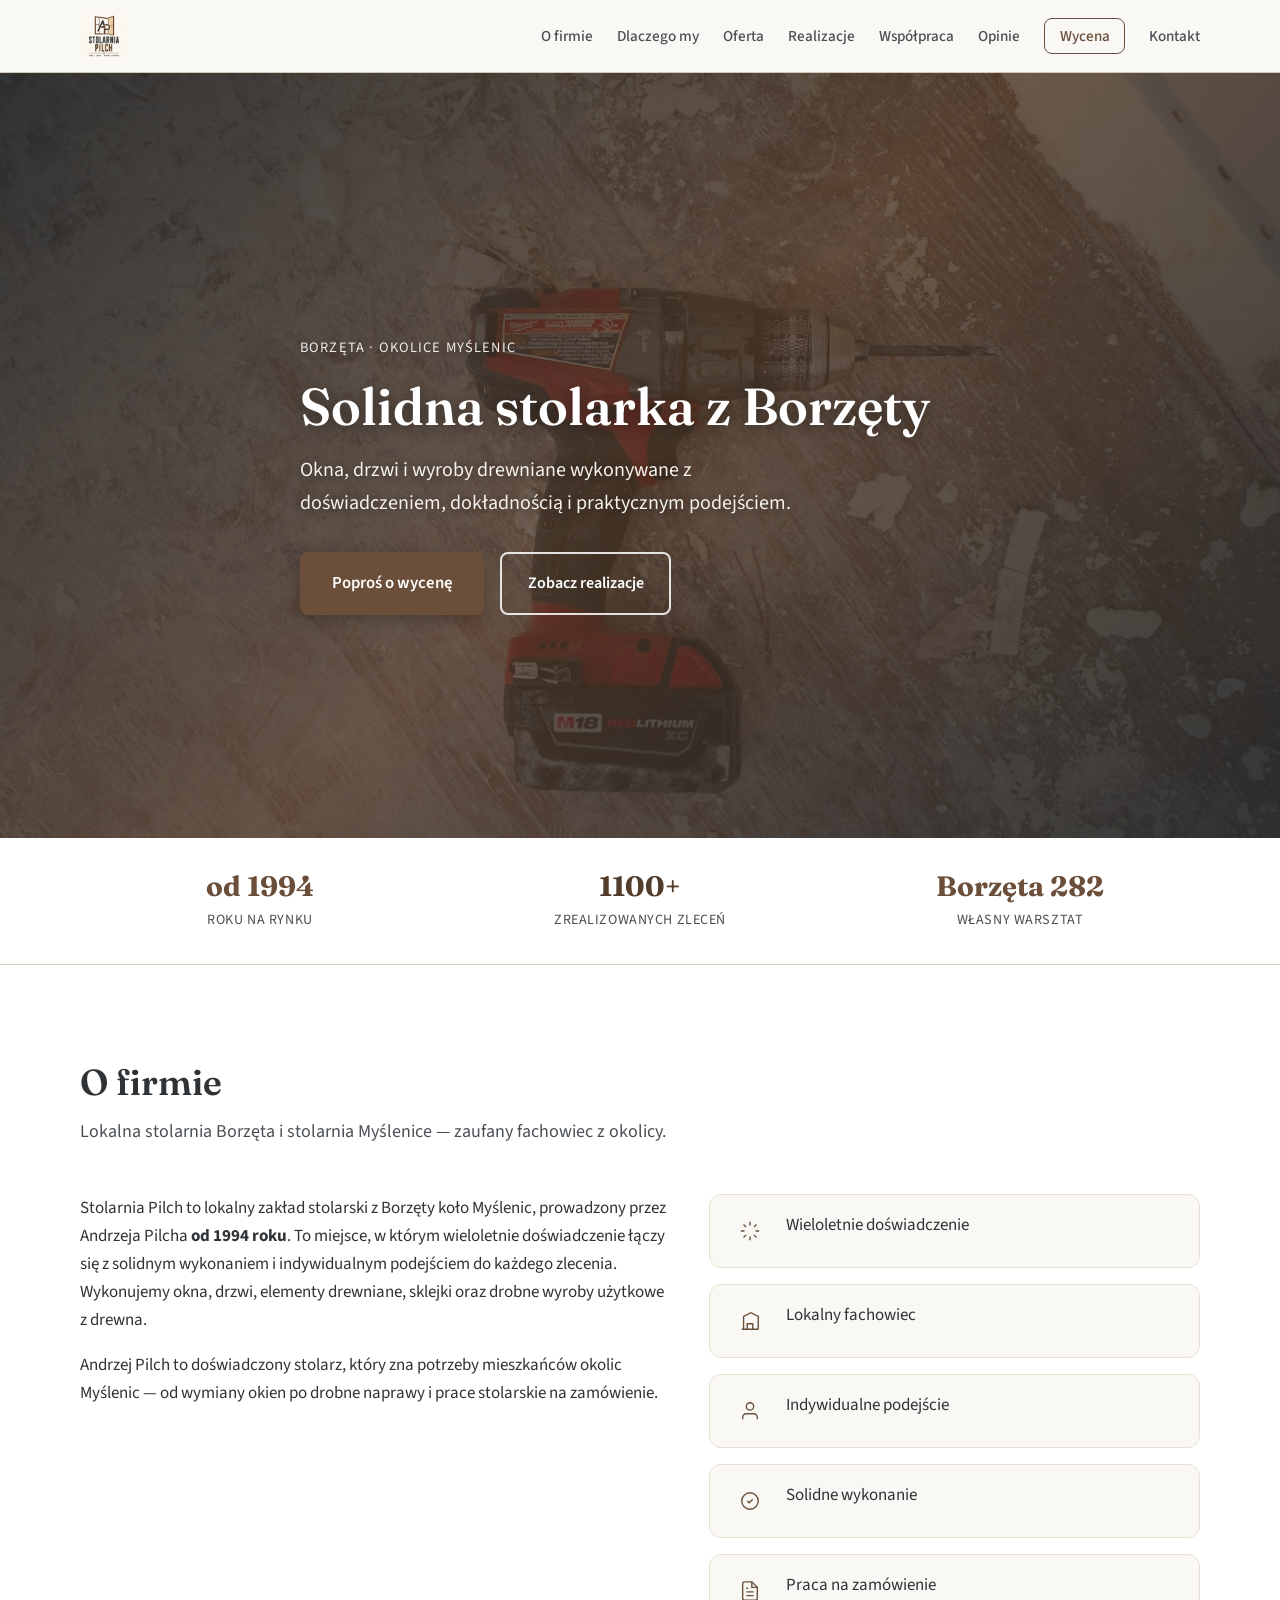
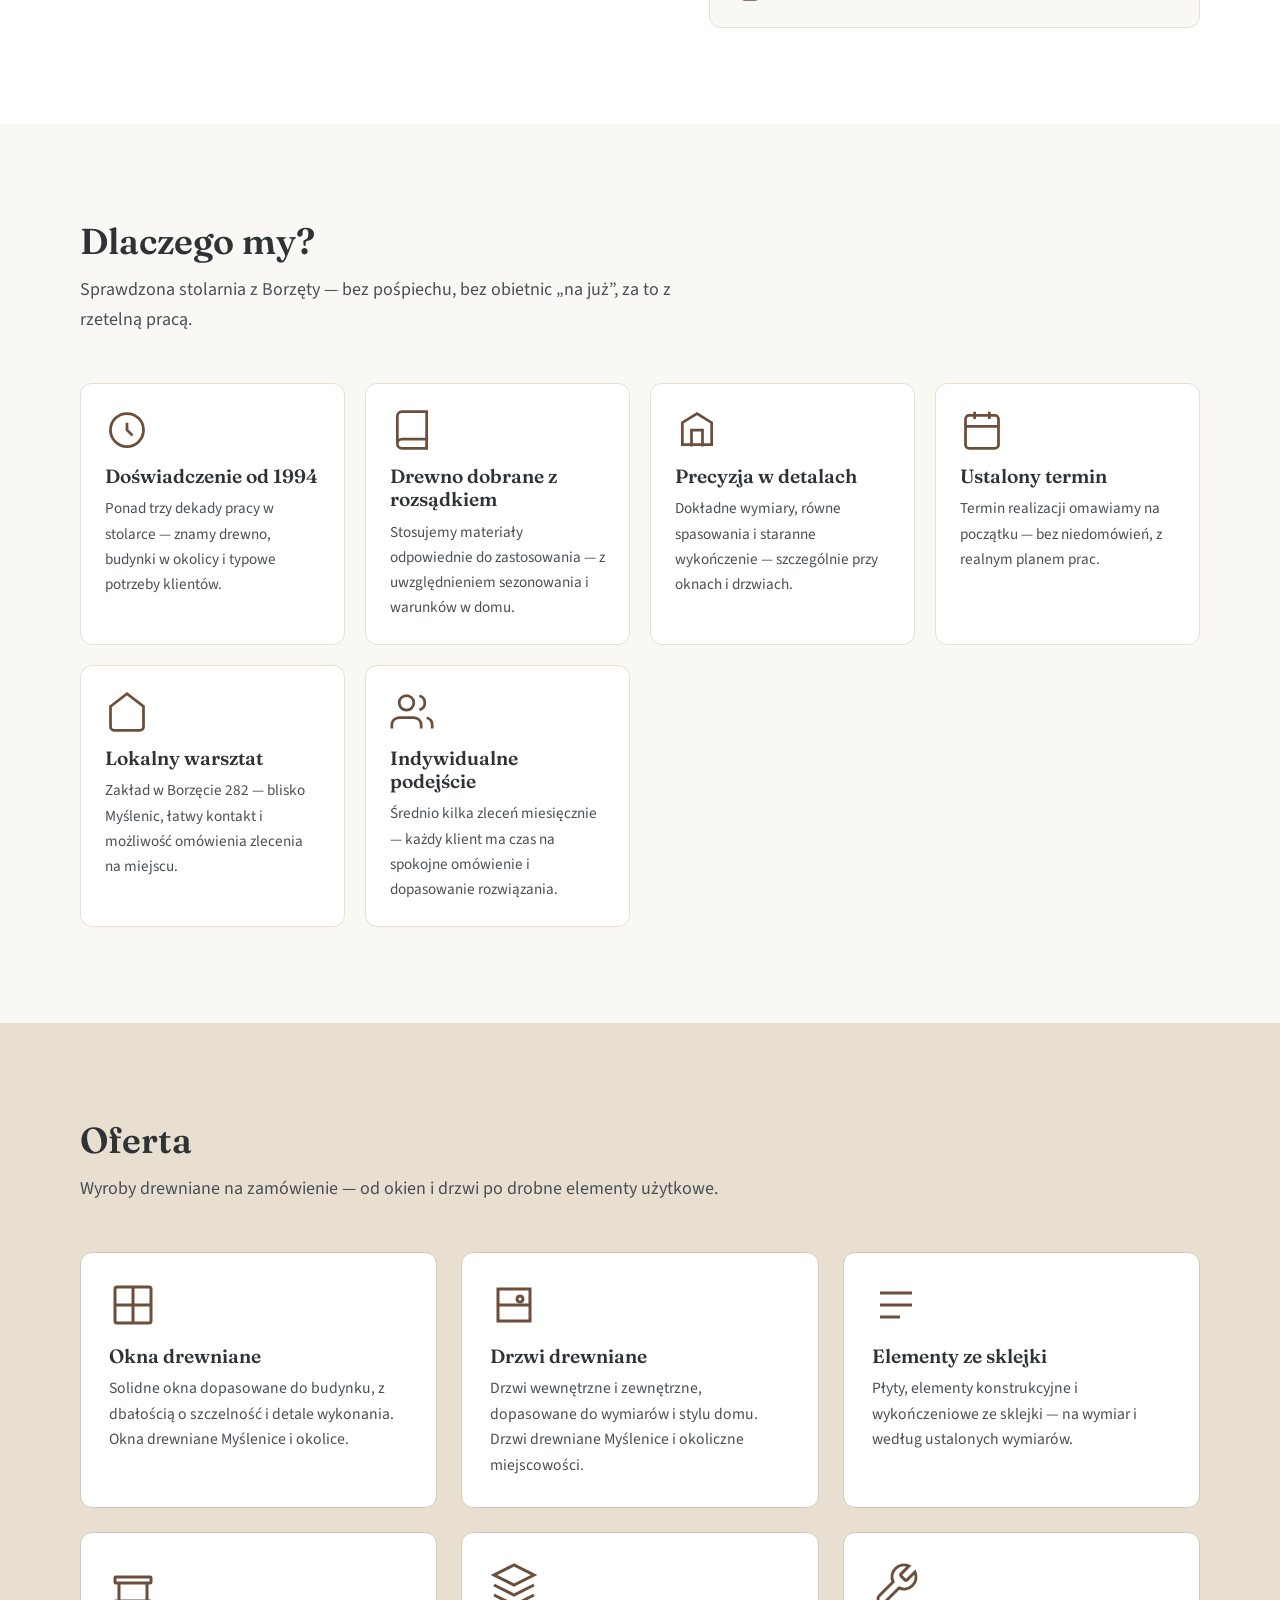
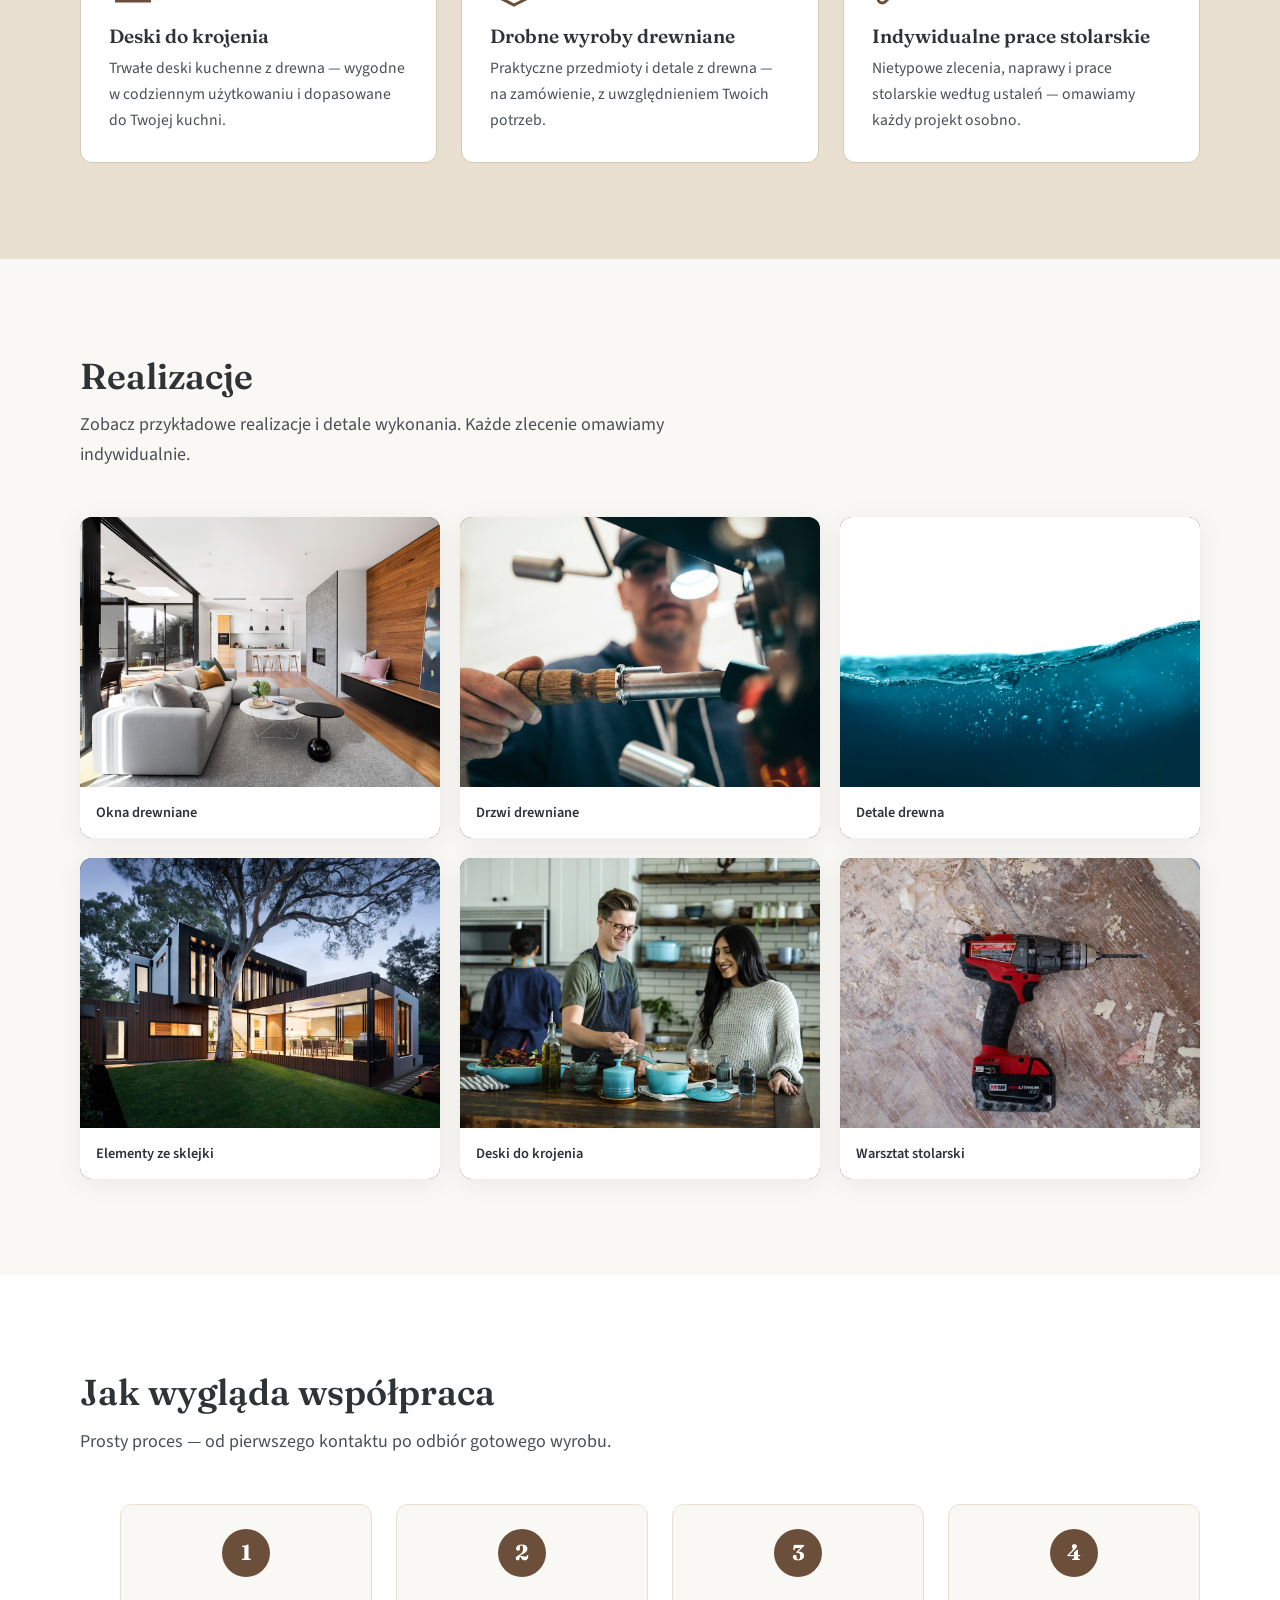
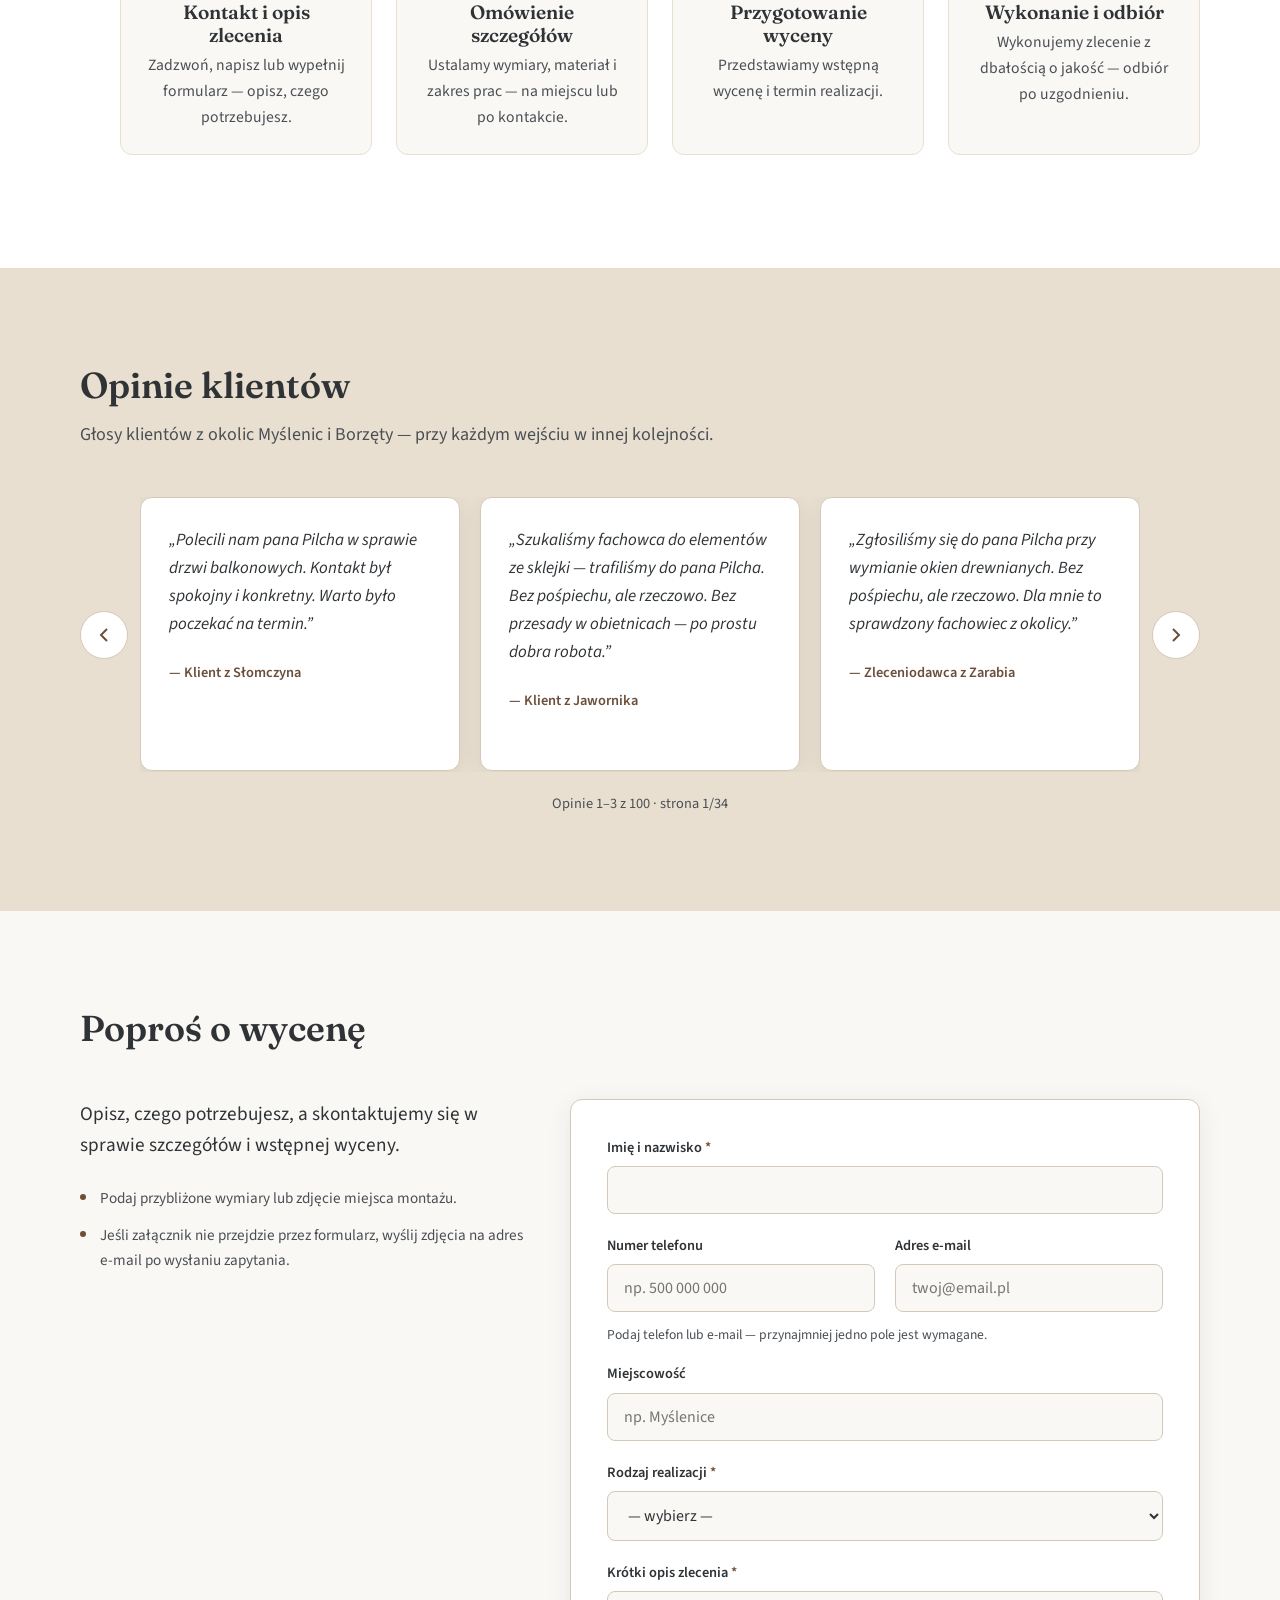
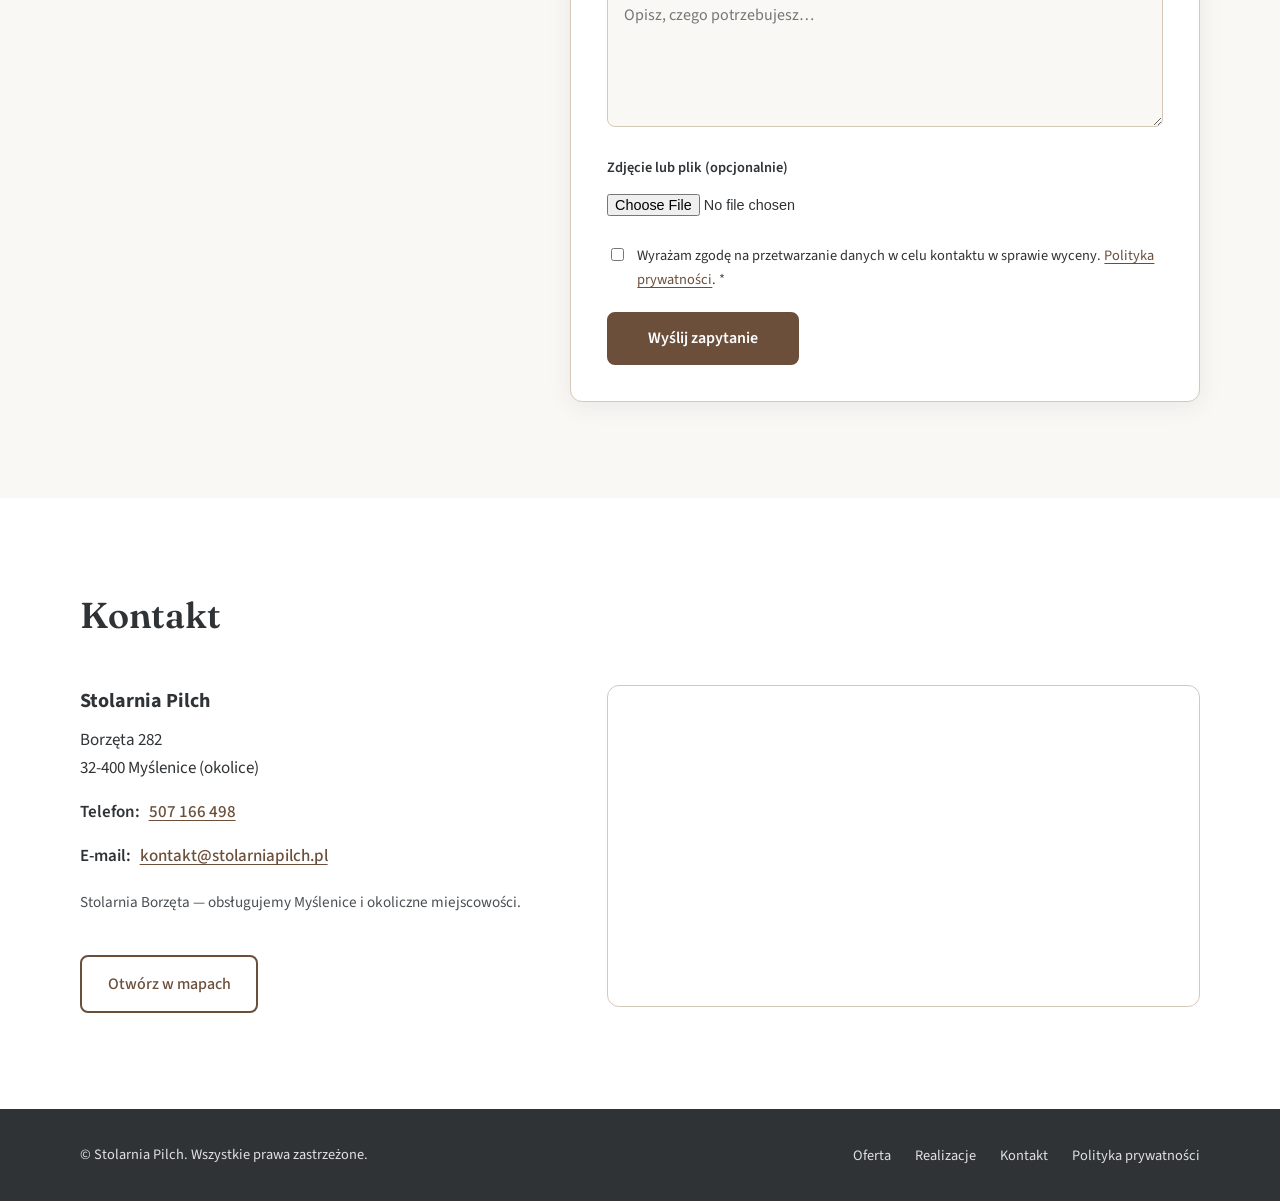
<file: index.html>
<!DOCTYPE html>
<html lang="pl">
<head>
  <meta charset="UTF-8">
  <meta name="viewport" content="width=device-width, initial-scale=1.0">
  <title>Stolarnia Pilch | Okna i drzwi drewniane — Borzęta, Myślenice</title>
  <meta name="description" content="Stolarnia Pilch w Borzęcie koło Myślenic — okna drewniane, drzwi drewniane i wyroby drewniane na zamówienie. Lokalny stolarz Andrzej Pilch. Solidna stolarka dla klientów prywatnych.">
  <meta name="keywords" content="stolarnia Borzęta, stolarnia Myślenice, okna drewniane Myślenice, drzwi drewniane Myślenice, wyroby drewniane na zamówienie">
  <link rel="canonical" href="https://stolarniapilch.pl/">
  <meta property="og:type" content="website">
  <meta property="og:locale" content="pl_PL">
  <meta property="og:title" content="Stolarnia Pilch — solidna stolarka z Borzęty">
  <meta property="og:description" content="Okna, drzwi i wyroby drewniane w Borzęcie koło Myślenic. Doświadczenie, dokładność i indywidualne podejście.">
  <meta property="og:image" content="https://stolarniapilch.pl/assets/images/hero.webp">
  <meta property="og:url" content="https://stolarniapilch.pl/">
  <link rel="preconnect" href="https://fonts.googleapis.com">
  <link rel="preconnect" href="https://fonts.gstatic.com" crossorigin>
  <link href="https://fonts.googleapis.com/css2?family=Fraunces:opsz,wght@9..144,500;9..144,600;9..144,700&family=Source+Sans+3:wght@400;500;600&display=swap" rel="stylesheet">
  <link rel="stylesheet" href="css/style.css">
  <script type="application/ld+json">
  {
    "@context": "https://schema.org",
    "@type": "HomeAndConstructionBusiness",
    "name": "Stolarnia Pilch",
    "description": "Lokalna stolarnia w Borzęcie koło Myślenic — okna drewniane, drzwi drewniane i wyroby drewniane na zamówienie.",
    "founder": {
      "@type": "Person",
      "name": "Andrzej Pilch"
    },
    "address": {
      "@type": "PostalAddress",
      "streetAddress": "Borzęta 282",
      "addressLocality": "Borzęta",
      "addressRegion": "małopolskie",
      "postalCode": "32-400",
      "addressCountry": "PL"
    },
    "areaServed": [
      { "@type": "City", "name": "Myślenice" },
      { "@type": "Place", "name": "Borzęta" }
    ],
    "telephone": "+48507166498",
    "email": "kontakt@stolarniapilch.pl",
    "foundingDate": "1994",
    "url": "https://stolarniapilch.pl",
    "image": "https://stolarniapilch.pl/assets/images/hero.webp",
    "priceRange": "$$"
  }
  </script>
</head>
<body>
  <a class="skip-link" href="#main">Przejdź do treści</a>

  <header class="site-header" id="top">
    <div class="container header-inner">
      <a class="logo" href="#top" aria-label="Stolarnia Pilch — strona główna">
        <img class="logo-img" src="assets/images/logo.png" alt="" width="96" height="96">
        <span class="visually-hidden">Stolarnia Pilch</span>
      </a>
      <button class="nav-toggle" type="button" aria-expanded="false" aria-controls="site-nav" aria-label="Otwórz menu">
        <span class="nav-toggle-bar"></span>
        <span class="nav-toggle-bar"></span>
        <span class="nav-toggle-bar"></span>
      </button>
      <nav class="site-nav" id="site-nav" aria-label="Menu główne">
        <ul>
          <li><a href="#o-firmie">O firmie</a></li>
          <li><a href="#dlaczego-my">Dlaczego my</a></li>
          <li><a href="#oferta">Oferta</a></li>
          <li><a href="#realizacje">Realizacje</a></li>
          <li><a href="#wspolpraca">Współpraca</a></li>
          <li><a href="#opinie">Opinie</a></li>
          <li><a href="#wycena" class="nav-cta">Wycena</a></li>
          <li><a href="#kontakt">Kontakt</a></li>
        </ul>
      </nav>
    </div>
  </header>

  <main id="main">
    <!-- HERO -->
    <section class="hero" id="hero" aria-labelledby="hero-heading">
      <div class="hero-bg" role="img" aria-label="Warsztat stolarski — ciepłe drewno i narzędzia"></div>
      <div class="hero-overlay"></div>
      <div class="container hero-content">
        <p class="hero-eyebrow">Borzęta · okolice Myślenic</p>
        <h1 id="hero-heading">Solidna stolarka z Borzęty</h1>
        <p class="hero-subtitle">Okna, drzwi i wyroby drewniane wykonywane z doświadczeniem, dokładnością i praktycznym podejściem.</p>
        <div class="hero-actions">
          <a href="#wycena" class="btn btn-primary btn-hero-cta">Poproś o wycenę</a>
          <a href="#realizacje" class="btn btn-secondary">Zobacz realizacje</a>
        </div>
      </div>
    </section>

    <section class="trust-bar" aria-label="Stolarnia Pilch w liczbach">
      <div class="container trust-bar-inner">
        <div class="trust-item">
          <span class="trust-value">od 1994</span>
          <span class="trust-label">roku na rynku</span>
        </div>
        <div class="trust-item trust-item--highlight">
          <span class="trust-value" id="trust-orders" data-trust-counter>—</span>
          <span class="trust-label">zrealizowanych zleceń</span>
        </div>
        <div class="trust-item">
          <span class="trust-value">Borzęta 282</span>
          <span class="trust-label">własny warsztat</span>
        </div>
      </div>
    </section>

    <!-- O FIRMIE -->
    <section class="section section-about" id="o-firmie" aria-labelledby="about-heading">
      <div class="container">
        <div class="section-header">
          <h2 id="about-heading">O firmie</h2>
          <p class="section-lead">Lokalna stolarnia Borzęta i stolarnia Myślenice — zaufany fachowiec z okolicy.</p>
        </div>
        <div class="about-grid">
          <div class="about-text">
            <p>Stolarnia Pilch to lokalny zakład stolarski z Borzęty koło Myślenic, prowadzony przez Andrzeja Pilcha <strong>od 1994 roku</strong>. To miejsce, w którym wieloletnie doświadczenie łączy się z solidnym wykonaniem i indywidualnym podejściem do każdego zlecenia. Wykonujemy okna, drzwi, elementy drewniane, sklejki oraz drobne wyroby użytkowe z drewna.</p>
            <p>Andrzej Pilch to doświadczony stolarz, który zna potrzeby mieszkańców okolic Myślenic — od wymiany okien po drobne naprawy i prace stolarskie na zamówienie.</p>
          </div>
          <ul class="highlights" aria-label="Wyróżniki">
            <li>
              <span class="highlight-icon" aria-hidden="true">
                <svg viewBox="0 0 24 24" fill="none" stroke="currentColor" stroke-width="1.5"><path d="M12 2v4M12 18v4M4.93 4.93l2.83 2.83M16.24 16.24l2.83 2.83M2 12h4M18 12h4M4.93 19.07l2.83-2.83M16.24 7.76l2.83-2.83"/></svg>
              </span>
              <span>Wieloletnie doświadczenie</span>
            </li>
            <li>
              <span class="highlight-icon" aria-hidden="true">
                <svg viewBox="0 0 24 24" fill="none" stroke="currentColor" stroke-width="1.5"><path d="M3 21h18M5 21V7l8-4 8 4v14M9 21v-6h6v6"/></svg>
              </span>
              <span>Lokalny fachowiec</span>
            </li>
            <li>
              <span class="highlight-icon" aria-hidden="true">
                <svg viewBox="0 0 24 24" fill="none" stroke="currentColor" stroke-width="1.5"><path d="M20 21v-2a4 4 0 0 0-4-4H8a4 4 0 0 0-4 4v2"/><circle cx="12" cy="7" r="4"/></svg>
              </span>
              <span>Indywidualne podejście</span>
            </li>
            <li>
              <span class="highlight-icon" aria-hidden="true">
                <svg viewBox="0 0 24 24" fill="none" stroke="currentColor" stroke-width="1.5"><path d="M9 12l2 2 4-4M21 12a9 9 0 1 1-18 0 9 9 0 0 1 18 0z"/></svg>
              </span>
              <span>Solidne wykonanie</span>
            </li>
            <li>
              <span class="highlight-icon" aria-hidden="true">
                <svg viewBox="0 0 24 24" fill="none" stroke="currentColor" stroke-width="1.5"><path d="M14 2H6a2 2 0 0 0-2 2v16a2 2 0 0 0 2 2h12a2 2 0 0 0 2-2V8z"/><path d="M14 2v6h6M16 13H8M16 17H8M10 9H8"/></svg>
              </span>
              <span>Praca na zamówienie</span>
            </li>
          </ul>
        </div>
      </div>
    </section>

    <!-- DLACZEGO MY -->
    <section class="section section-why" id="dlaczego-my" aria-labelledby="why-heading">
      <div class="container">
        <div class="section-header">
          <h2 id="why-heading">Dlaczego my?</h2>
          <p class="section-lead">Sprawdzona stolarnia z Borzęty — bez pośpiechu, bez obietnic „na już”, za to z rzetelną pracą.</p>
        </div>
        <div class="why-grid">
          <article class="why-card">
            <div class="why-icon" aria-hidden="true">
              <svg viewBox="0 0 24 24" fill="none" stroke="currentColor" stroke-width="1.5"><path d="M12 8v4l3 3M21 12a9 9 0 1 1-18 0 9 9 0 0 1 18 0z"/></svg>
            </div>
            <h3>Doświadczenie od 1994</h3>
            <p>Ponad trzy dekady pracy w stolarce — znamy drewno, budynki w okolicy i typowe potrzeby klientów.</p>
          </article>
          <article class="why-card">
            <div class="why-icon" aria-hidden="true">
              <svg viewBox="0 0 24 24" fill="none" stroke="currentColor" stroke-width="1.5"><path d="M4 19.5A2.5 2.5 0 0 1 6.5 17H20M6.5 2H20v20H6.5A2.5 2.5 0 0 1 4 19.5v-15A2.5 2.5 0 0 1 6.5 2z"/></svg>
            </div>
            <h3>Drewno dobrane z rozsądkiem</h3>
            <p>Stosujemy materiały odpowiednie do zastosowania — z uwzględnieniem sezonowania i warunków w domu.</p>
          </article>
          <article class="why-card">
            <div class="why-icon" aria-hidden="true">
              <svg viewBox="0 0 24 24" fill="none" stroke="currentColor" stroke-width="1.5"><path d="M4 8l8-5 8 5v12H4V8z"/><path d="M9 21V12h6v9"/></svg>
            </div>
            <h3>Precyzja w detalach</h3>
            <p>Dokładne wymiary, równe spasowania i staranne wykończenie — szczególnie przy oknach i drzwiach.</p>
          </article>
          <article class="why-card">
            <div class="why-icon" aria-hidden="true">
              <svg viewBox="0 0 24 24" fill="none" stroke="currentColor" stroke-width="1.5"><rect x="3" y="4" width="18" height="18" rx="2"/><path d="M16 2v4M8 2v4M3 10h18"/></svg>
            </div>
            <h3>Ustalony termin</h3>
            <p>Termin realizacji omawiamy na początku — bez niedomówień, z realnym planem prac.</p>
          </article>
          <article class="why-card">
            <div class="why-icon" aria-hidden="true">
              <svg viewBox="0 0 24 24" fill="none" stroke="currentColor" stroke-width="1.5"><path d="M3 9l9-7 9 7v11a2 2 0 0 1-2 2H5a2 2 0 0 1-2-2z"/></svg>
            </div>
            <h3>Lokalny warsztat</h3>
            <p>Zakład w Borzęcie 282 — blisko Myślenic, łatwy kontakt i możliwość omówienia zlecenia na miejscu.</p>
          </article>
          <article class="why-card">
            <div class="why-icon" aria-hidden="true">
              <svg viewBox="0 0 24 24" fill="none" stroke="currentColor" stroke-width="1.5"><path d="M17 21v-2a4 4 0 0 0-4-4H5a4 4 0 0 0-4 4v2"/><circle cx="9" cy="7" r="4"/><path d="M23 21v-2a4 4 0 0 0-3-3.87M16 3.13a4 4 0 0 1 0 7.75"/></svg>
            </div>
            <h3>Indywidualne podejście</h3>
            <p>Średnio kilka zleceń miesięcznie — każdy klient ma czas na spokojne omówienie i dopasowanie rozwiązania.</p>
          </article>
        </div>
      </div>
    </section>

    <!-- OFERTA -->
    <section class="section section-offer" id="oferta" aria-labelledby="offer-heading">
      <div class="container">
        <div class="section-header">
          <h2 id="offer-heading">Oferta</h2>
          <p class="section-lead">Wyroby drewniane na zamówienie — od okien i drzwi po drobne elementy użytkowe.</p>
        </div>
        <div class="offer-grid">
          <article class="offer-card">
            <div class="offer-icon" aria-hidden="true">
              <svg viewBox="0 0 24 24" fill="none" stroke="currentColor" stroke-width="1.5"><rect x="3" y="3" width="18" height="18" rx="1"/><path d="M12 3v18M3 12h18"/></svg>
            </div>
            <h3>Okna drewniane</h3>
            <p>Solidne okna dopasowane do budynku, z dbałością o szczelność i detale wykonania. Okna drewniane Myślenice i okolice.</p>
          </article>
          <article class="offer-card">
            <div class="offer-icon" aria-hidden="true">
              <svg viewBox="0 0 24 24" fill="none" stroke="currentColor" stroke-width="1.5"><path d="M4 4h16v16H4z"/><path d="M4 12h16"/><circle cx="15" cy="9" r="1.5"/></svg>
            </div>
            <h3>Drzwi drewniane</h3>
            <p>Drzwi wewnętrzne i zewnętrzne, dopasowane do wymiarów i stylu domu. Drzwi drewniane Myślenice i okoliczne miejscowości.</p>
          </article>
          <article class="offer-card">
            <div class="offer-icon" aria-hidden="true">
              <svg viewBox="0 0 24 24" fill="none" stroke="currentColor" stroke-width="1.5"><path d="M4 6h16M4 12h16M4 18h10"/></svg>
            </div>
            <h3>Elementy ze sklejki</h3>
            <p>Płyty, elementy konstrukcyjne i wykończeniowe ze sklejki — na wymiar i według ustalonych wymiarów.</p>
          </article>
          <article class="offer-card">
            <div class="offer-icon" aria-hidden="true">
              <svg viewBox="0 0 24 24" fill="none" stroke="currentColor" stroke-width="1.5"><rect x="3" y="8" width="18" height="3" rx="0.5"/><path d="M5 11v9M19 11v9M3 20h18"/></svg>
            </div>
            <h3>Deski do krojenia</h3>
            <p>Trwałe deski kuchenne z drewna — wygodne w codziennym użytkowaniu i dopasowane do Twojej kuchni.</p>
          </article>
          <article class="offer-card">
            <div class="offer-icon" aria-hidden="true">
              <svg viewBox="0 0 24 24" fill="none" stroke="currentColor" stroke-width="1.5"><path d="M12 2L2 7l10 5 10-5-10-5zM2 17l10 5 10-5M2 12l10 5 10-5"/></svg>
            </div>
            <h3>Drobne wyroby drewniane</h3>
            <p>Praktyczne przedmioty i detale z drewna — na zamówienie, z uwzględnieniem Twoich potrzeb.</p>
          </article>
          <article class="offer-card">
            <div class="offer-icon" aria-hidden="true">
              <svg viewBox="0 0 24 24" fill="none" stroke="currentColor" stroke-width="1.5"><path d="M14.7 6.3a1 1 0 0 0 0 1.4l1.6 1.6a1 1 0 0 0 1.4 0l3.77-3.77a6 6 0 0 1-7.94 7.94l-6.91 6.91a2.12 2.12 0 0 1-3-3l6.91-6.91a6 6 0 0 1 7.94-7.94l-3.76 3.76z"/></svg>
            </div>
            <h3>Indywidualne prace stolarskie</h3>
            <p>Nietypowe zlecenia, naprawy i prace stolarskie według ustaleń — omawiamy każdy projekt osobno.</p>
          </article>
        </div>
      </div>
    </section>

    <!-- REALIZACJE -->
    <section class="section section-gallery" id="realizacje" aria-labelledby="gallery-heading">
      <div class="container">
        <div class="section-header">
          <h2 id="gallery-heading">Realizacje</h2>
          <p class="section-lead">Zobacz przykładowe realizacje i detale wykonania. Każde zlecenie omawiamy indywidualnie.</p>
        </div>
        <div class="gallery-grid">
          <figure class="gallery-item">
            <img src="assets/images/okna-drewniane.webp" alt="Okna drewniane wykonane w stolarni Pilch — widok ramy okiennej w domu pod Myślenicami" width="1200" height="900" loading="lazy">
            <figcaption>Okna drewniane</figcaption>
          </figure>
          <figure class="gallery-item">
            <img src="assets/images/drzwi-drewniane.webp" alt="Drzwi drewniane na zamówienie — detal wykończenia i okuć, stolarnia Borzęta" width="1200" height="900" loading="lazy">
            <figcaption>Drzwi drewniane</figcaption>
          </figure>
          <figure class="gallery-item">
            <img src="assets/images/detal-drewna.webp" alt="Detal drewnianego wykończenia — precyzyjna stolarka rzemieślnicza Stolarnia Pilch" width="1200" height="900" loading="lazy">
            <figcaption>Detale drewna</figcaption>
          </figure>
          <figure class="gallery-item">
            <img src="assets/images/sklejka.webp" alt="Elementy ze sklejki na wymiar — płyty i komponenty wykonane w zakładzie stolarskim" width="1200" height="900" loading="lazy">
            <figcaption>Elementy ze sklejki</figcaption>
          </figure>
          <figure class="gallery-item">
            <img src="assets/images/deski-kuchenne.webp" alt="Drewniane deski do krojenia ręcznie wykonane — praktyczne wyroby drewniane na zamówienie" width="1200" height="900" loading="lazy">
            <figcaption>Deski do krojenia</figcaption>
          </figure>
          <figure class="gallery-item">
            <img src="assets/images/warsztat.webp" alt="Warsztat stolarski Andrzeja Pilcha w Borzęcie 282 — narzędzia i drewno w zakładzie" width="1200" height="900" loading="lazy">
            <figcaption>Warsztat stolarski</figcaption>
          </figure>
        </div>
      </div>
    </section>

    <!-- WSPÓŁPRACA -->
    <section class="section section-process" id="wspolpraca" aria-labelledby="process-heading">
      <div class="container">
        <div class="section-header">
          <h2 id="process-heading">Jak wygląda współpraca</h2>
          <p class="section-lead">Prosty proces — od pierwszego kontaktu po odbiór gotowego wyrobu.</p>
        </div>
        <ol class="process-steps">
          <li class="process-step">
            <span class="step-num" aria-hidden="true">1</span>
            <div>
              <h3>Kontakt i opis zlecenia</h3>
              <p>Zadzwoń, napisz lub wypełnij formularz — opisz, czego potrzebujesz.</p>
            </div>
          </li>
          <li class="process-step">
            <span class="step-num" aria-hidden="true">2</span>
            <div>
              <h3>Omówienie szczegółów</h3>
              <p>Ustalamy wymiary, materiał i zakres prac — na miejscu lub po kontakcie.</p>
            </div>
          </li>
          <li class="process-step">
            <span class="step-num" aria-hidden="true">3</span>
            <div>
              <h3>Przygotowanie wyceny</h3>
              <p>Przedstawiamy wstępną wycenę i termin realizacji.</p>
            </div>
          </li>
          <li class="process-step">
            <span class="step-num" aria-hidden="true">4</span>
            <div>
              <h3>Wykonanie i odbiór</h3>
              <p>Wykonujemy zlecenie z dbałością o jakość — odbiór po uzgodnieniu.</p>
            </div>
          </li>
        </ol>
      </div>
    </section>

    <!-- OPINIE -->
    <section class="section section-reviews" id="opinie" aria-labelledby="reviews-heading">
      <div class="container">
        <div class="section-header">
          <h2 id="reviews-heading">Opinie klientów</h2>
          <p class="section-lead">Głosy klientów z okolic Myślenic i Borzęty — przy każdym wejściu w innej kolejności.</p>
        </div>
        <div class="reviews-carousel" id="reviews-carousel">
          <button type="button" class="reviews-nav reviews-nav--prev" id="reviews-prev" aria-label="Poprzednie opinie" aria-controls="reviews-track">
            <svg viewBox="0 0 24 24" width="24" height="24" aria-hidden="true"><path fill="none" stroke="currentColor" stroke-width="2" d="M15 6l-6 6 6 6"/></svg>
          </button>
          <div class="reviews-viewport">
            <div class="reviews-track" id="reviews-track" role="list"></div>
          </div>
          <button type="button" class="reviews-nav reviews-nav--next" id="reviews-next" aria-label="Następne opinie" aria-controls="reviews-track">
            <svg viewBox="0 0 24 24" width="24" height="24" aria-hidden="true"><path fill="none" stroke="currentColor" stroke-width="2" d="M9 6l6 6-6 6"/></svg>
          </button>
        </div>
        <p class="reviews-meta" id="reviews-meta" aria-live="polite"></p>
      </div>
    </section>

    <!-- WYCENA -->
    <section class="section section-quote" id="wycena" aria-labelledby="quote-heading">
      <div class="container">
        <div class="section-header">
          <h2 id="quote-heading">Poproś o wycenę</h2>
        </div>
        <div class="quote-layout">
          <div class="quote-aside">
            <p class="quote-intro">Opisz, czego potrzebujesz, a skontaktujemy się w sprawie szczegółów i wstępnej wyceny.</p>
            <ul class="quote-tips">
              <li>Podaj przybliżone wymiary lub zdjęcie miejsca montażu.</li>
              <li>Jeśli załącznik nie przejdzie przez formularz, wyślij zdjęcia na adres e-mail po wysłaniu zapytania.</li>
            </ul>
          </div>
          <form class="quote-form" id="quote-form" action="https://formspree.io/f/XXXXX" method="POST" enctype="multipart/form-data" novalidate aria-describedby="form-status">
            <div class="form-row">
              <label for="name">Imię i nazwisko <span class="required">*</span></label>
              <input type="text" id="name" name="name" required autocomplete="name">
            </div>
            <div class="form-row form-row--half">
              <div>
                <label for="phone">Numer telefonu</label>
                <input type="tel" id="phone" name="phone" autocomplete="tel" placeholder="np. 500 000 000">
              </div>
              <div>
                <label for="email">Adres e-mail</label>
                <input type="email" id="email" name="email" autocomplete="email" placeholder="twoj@email.pl">
              </div>
            </div>
            <p class="form-hint" id="contact-hint">Podaj telefon lub e-mail — przynajmniej jedno pole jest wymagane.</p>
            <div class="form-row">
              <label for="city">Miejscowość</label>
              <input type="text" id="city" name="city" autocomplete="address-level2" placeholder="np. Myślenice">
            </div>
            <div class="form-row">
              <label for="type">Rodzaj realizacji <span class="required">*</span></label>
              <select id="type" name="type" required>
                <option value="">— wybierz —</option>
                <option value="okna">Okna drewniane</option>
                <option value="drzwi">Drzwi drewniane</option>
                <option value="sklejka">Elementy ze sklejki</option>
                <option value="deski">Deski do krojenia</option>
                <option value="drobne">Drobne wyroby drewniane</option>
                <option value="indywidualne">Indywidualne prace stolarskie</option>
                <option value="naprawa">Naprawa / inne</option>
              </select>
            </div>
            <div class="form-row">
              <label for="message">Krótki opis zlecenia <span class="required">*</span></label>
              <textarea id="message" name="message" rows="5" required placeholder="Opisz, czego potrzebujesz…"></textarea>
            </div>
            <div class="form-row">
              <label for="attachment">Zdjęcie lub plik (opcjonalnie)</label>
              <input type="file" id="attachment" name="attachment" accept="image/*,.pdf,.doc,.docx">
            </div>
            <div class="form-row form-row--checkbox">
              <input type="checkbox" id="rodo" name="rodo" required value="tak">
              <label for="rodo">Wyrażam zgodę na przetwarzanie danych w celu kontaktu w sprawie wyceny. <a href="polityka-prywatnosci.html">Polityka prywatności</a>. <span class="required">*</span></label>
            </div>
            <div class="form-actions">
              <button type="submit" class="btn btn-primary btn-submit" id="form-submit-btn">
                <span class="btn-spinner" aria-hidden="true"></span>
                <span class="btn-label">Wyślij zapytanie</span>
              </button>
            </div>
            <div class="form-status" id="form-status" role="status" aria-live="polite" hidden></div>
          </form>
        </div>
      </div>
    </section>

    <!-- KONTAKT -->
    <section class="section section-contact" id="kontakt" aria-labelledby="contact-heading">
      <div class="container">
        <div class="section-header">
          <h2 id="contact-heading">Kontakt</h2>
        </div>
        <div class="contact-grid">
          <address class="contact-details">
            <p class="contact-name"><strong>Stolarnia Pilch</strong></p>
            <p>Borzęta 282<br>32-400 Myślenice (okolice)</p>
            <p>
              <span class="contact-label">Telefon:</span>
              <a href="tel:+48507166498">507 166 498</a>
            </p>
            <p>
              <span class="contact-label">E-mail:</span>
              <a href="mailto:kontakt@stolarniapilch.pl">kontakt@stolarniapilch.pl</a>
            </p>
            <p class="contact-note">Stolarnia Borzęta — obsługujemy Myślenice i okoliczne miejscowości.</p>
            <a class="btn btn-secondary btn-map-link" href="https://www.google.com/maps/search/Borz%C4%99ta+282,+My%C5%9Blenice" target="_blank" rel="noopener noreferrer">Otwórz w mapach</a>
          </address>
          <div class="contact-map">
            <iframe
              title="Mapa — Stolarnia Pilch, Borzęta 282"
              src="https://maps.google.com/maps?q=Borz%C4%99ta+282,+32-400+My%C5%9Blenice,+Polska&amp;hl=pl&amp;z=15&amp;output=embed"
              width="600"
              height="450"
              loading="lazy"
              referrerpolicy="no-referrer-when-downgrade"
              allowfullscreen>
            </iframe>
          </div>
        </div>
      </div>
    </section>
  </main>

  <footer class="site-footer">
    <div class="container footer-inner">
      <p class="footer-copy">© Stolarnia Pilch. Wszystkie prawa zastrzeżone.</p>
      <nav class="footer-nav" aria-label="Stopka">
        <ul>
          <li><a href="#oferta">Oferta</a></li>
          <li><a href="#realizacje">Realizacje</a></li>
          <li><a href="#kontakt">Kontakt</a></li>
          <li><a href="polityka-prywatnosci.html">Polityka prywatności</a></li>
        </ul>
      </nav>
    </div>
  </footer>

  <aside class="sticky-cta" id="sticky-cta" aria-label="Szybka wycena" hidden>
    <a href="#wycena" class="sticky-cta-btn">Poproś o wycenę</a>
    <a href="tel:+48507166498" class="sticky-cta-phone" rel="noopener">Zadzwoń</a>
  </aside>

  <script src="js/reviews-data.js" defer></script>
  <script src="js/main.js" defer></script>
</body>
</html>
</file>
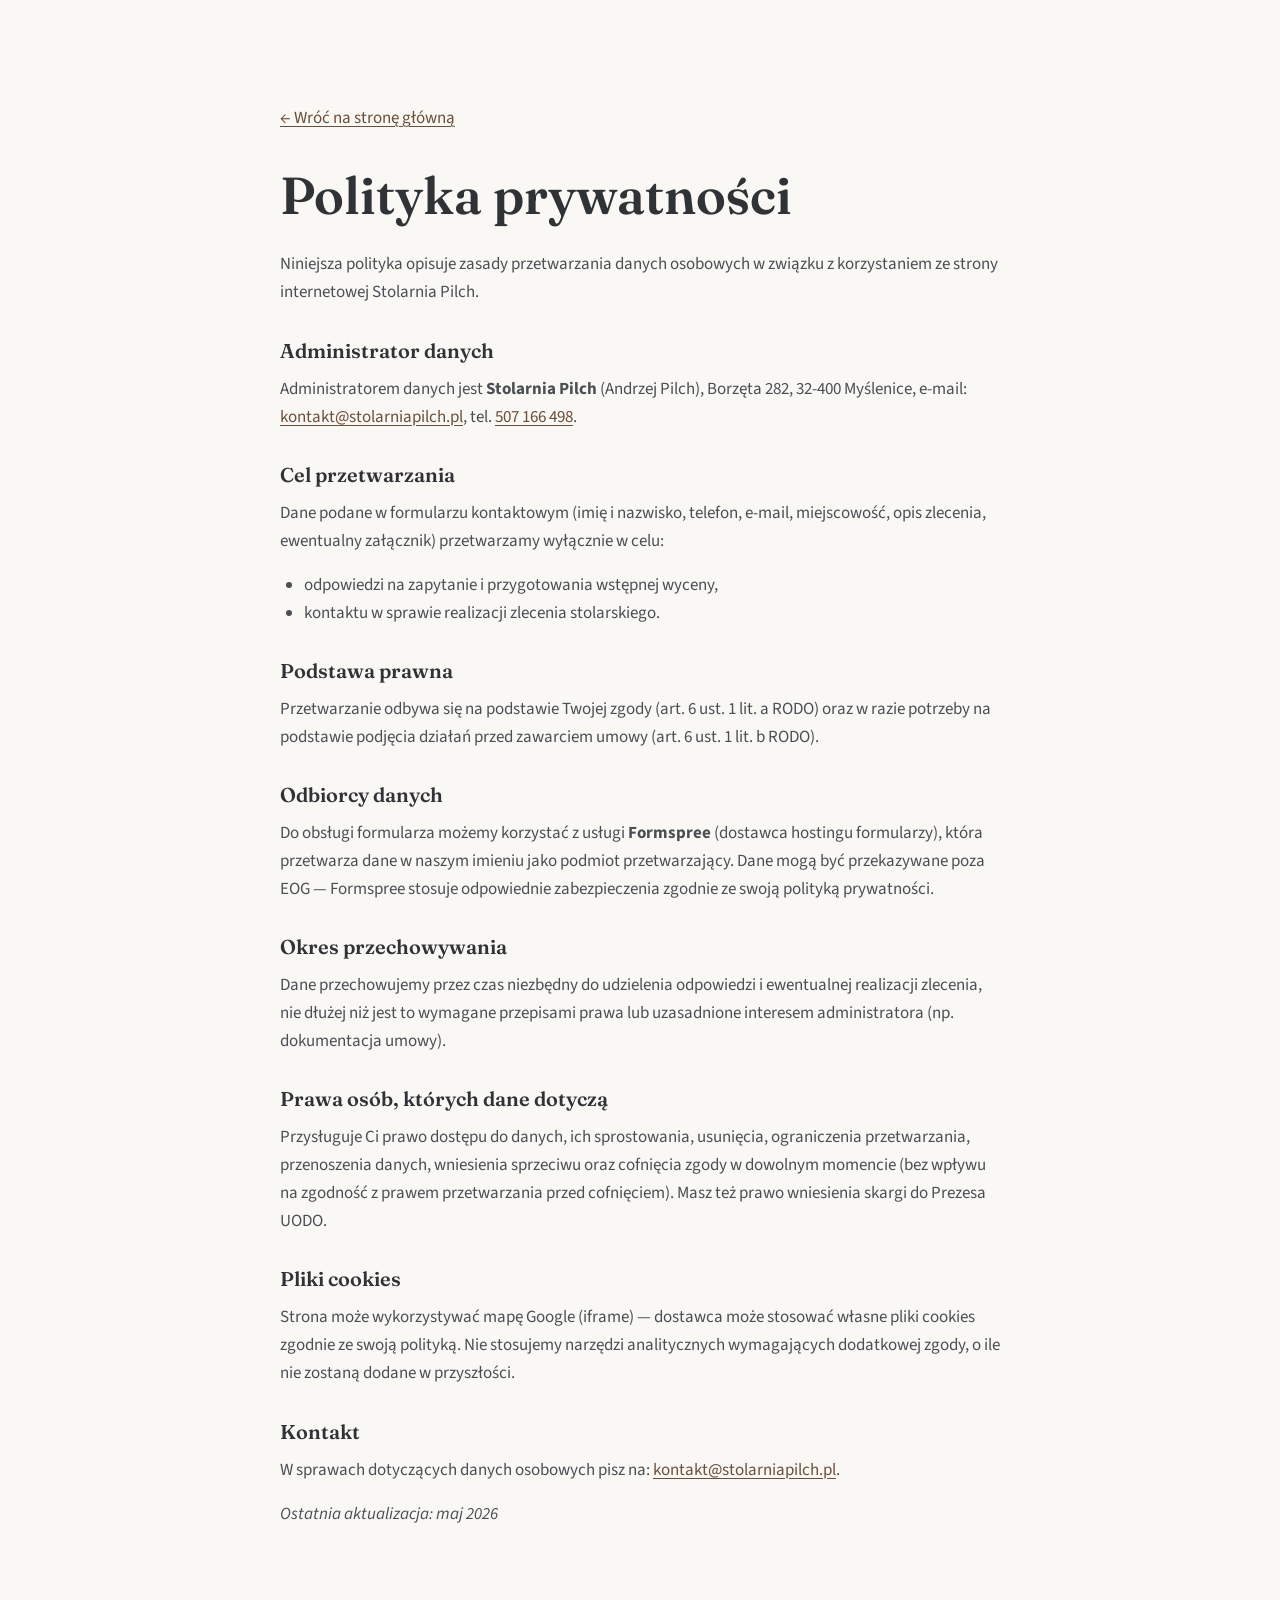
<file: polityka-prywatnosci.html>
<!DOCTYPE html>
<html lang="pl">
<head>
  <meta charset="UTF-8">
  <meta name="viewport" content="width=device-width, initial-scale=1.0">
  <title>Polityka prywatności — Stolarnia Pilch</title>
  <meta name="robots" content="noindex">
  <link rel="preconnect" href="https://fonts.googleapis.com">
  <link rel="preconnect" href="https://fonts.gstatic.com" crossorigin>
  <link href="https://fonts.googleapis.com/css2?family=Fraunces:wght@600&family=Source+Sans+3:wght@400;600&display=swap" rel="stylesheet">
  <link rel="stylesheet" href="css/style.css">
  <style>
    .privacy-page { padding: calc(var(--header-h) + 2rem) 0 4rem; max-width: 720px; margin: 0 auto; width: var(--container); }
    .privacy-page h1 { margin-bottom: 1.5rem; }
    .privacy-page h2 { font-size: 1.25rem; margin-top: 2rem; }
    .privacy-page p, .privacy-page li { color: var(--graphite-soft); }
    .privacy-page ul { list-style: disc; padding-left: 1.5rem; margin-bottom: 1rem; }
    .back-link { display: inline-block; margin-bottom: 2rem; }
  </style>
</head>
<body>
  <main class="privacy-page">
    <a class="back-link" href="index.html">← Wróć na stronę główną</a>
    <h1>Polityka prywatności</h1>
    <p>Niniejsza polityka opisuje zasady przetwarzania danych osobowych w związku z korzystaniem ze strony internetowej Stolarnia Pilch.</p>

    <h2>Administrator danych</h2>
    <p>Administratorem danych jest <strong>Stolarnia Pilch</strong> (Andrzej Pilch), Borzęta 282, 32-400 Myślenice, e-mail: <a href="mailto:kontakt@stolarniapilch.pl">kontakt@stolarniapilch.pl</a>, tel. <a href="tel:+48507166498">507 166 498</a>.</p>

    <h2>Cel przetwarzania</h2>
    <p>Dane podane w formularzu kontaktowym (imię i nazwisko, telefon, e-mail, miejscowość, opis zlecenia, ewentualny załącznik) przetwarzamy wyłącznie w celu:</p>
    <ul>
      <li>odpowiedzi na zapytanie i przygotowania wstępnej wyceny,</li>
      <li>kontaktu w sprawie realizacji zlecenia stolarskiego.</li>
    </ul>

    <h2>Podstawa prawna</h2>
    <p>Przetwarzanie odbywa się na podstawie Twojej zgody (art. 6 ust. 1 lit. a RODO) oraz w razie potrzeby na podstawie podjęcia działań przed zawarciem umowy (art. 6 ust. 1 lit. b RODO).</p>

    <h2>Odbiorcy danych</h2>
    <p>Do obsługi formularza możemy korzystać z usługi <strong>Formspree</strong> (dostawca hostingu formularzy), która przetwarza dane w naszym imieniu jako podmiot przetwarzający. Dane mogą być przekazywane poza EOG — Formspree stosuje odpowiednie zabezpieczenia zgodnie ze swoją polityką prywatności.</p>

    <h2>Okres przechowywania</h2>
    <p>Dane przechowujemy przez czas niezbędny do udzielenia odpowiedzi i ewentualnej realizacji zlecenia, nie dłużej niż jest to wymagane przepisami prawa lub uzasadnione interesem administratora (np. dokumentacja umowy).</p>

    <h2>Prawa osób, których dane dotyczą</h2>
    <p>Przysługuje Ci prawo dostępu do danych, ich sprostowania, usunięcia, ograniczenia przetwarzania, przenoszenia danych, wniesienia sprzeciwu oraz cofnięcia zgody w dowolnym momencie (bez wpływu na zgodność z prawem przetwarzania przed cofnięciem). Masz też prawo wniesienia skargi do Prezesa UODO.</p>

    <h2>Pliki cookies</h2>
    <p>Strona może wykorzystywać mapę Google (iframe) — dostawca może stosować własne pliki cookies zgodnie ze swoją polityką. Nie stosujemy narzędzi analitycznych wymagających dodatkowej zgody, o ile nie zostaną dodane w przyszłości.</p>

    <h2>Kontakt</h2>
    <p>W sprawach dotyczących danych osobowych pisz na: <a href="mailto:kontakt@stolarniapilch.pl">kontakt@stolarniapilch.pl</a>.</p>
    <p><em>Ostatnia aktualizacja: maj 2026</em></p>
  </main>
</body>
</html>
</file>
<file: css/style.css>
/* Stolarnia Pilch — style główne */

:root {
  --wood: #6b4f3a;
  --wood-dark: #523c2b;
  --wood-light: #8a6b52;
  --beige: #e8dfd0;
  --beige-dark: #d4c9b8;
  --graphite: #2f3336;
  --graphite-soft: #4a4f54;
  --off-white: #faf8f5;
  --white: #ffffff;
  --shadow: 0 4px 24px rgba(47, 51, 54, 0.08);
  --shadow-hover: 0 8px 32px rgba(47, 51, 54, 0.12);
  --radius: 8px;
  --radius-lg: 12px;
  --font-heading: "Fraunces", Georgia, serif;
  --font-body: "Source Sans 3", system-ui, sans-serif;
  --header-h: 72px;
  --sticky-cta-h: 0px;
  --section-pad: clamp(3.5rem, 8vw, 6rem);
  --green-accent: #4f5d3d;
  --container: min(1120px, 100% - 2.5rem);
  --transition: 0.2s ease;
}

*,
*::before,
*::after {
  box-sizing: border-box;
}

html {
  scroll-behavior: smooth;
}

body {
  margin: 0;
  font-family: var(--font-body);
  font-size: 1.0625rem;
  line-height: 1.65;
  color: var(--graphite);
  background: var(--off-white);
  padding-bottom: var(--sticky-cta-h);
}

.visually-hidden {
  position: absolute;
  width: 1px;
  height: 1px;
  padding: 0;
  margin: -1px;
  overflow: hidden;
  clip: rect(0, 0, 0, 0);
  white-space: nowrap;
  border: 0;
}

img {
  max-width: 100%;
  height: auto;
  display: block;
}

a {
  color: var(--wood);
  text-decoration-thickness: 1px;
  text-underline-offset: 3px;
}

a:hover {
  color: var(--wood-dark);
}

h1, h2, h3 {
  font-family: var(--font-heading);
  font-weight: 600;
  line-height: 1.2;
  color: var(--graphite);
}

h1 {
  font-size: clamp(2.25rem, 5vw, 3.25rem);
  margin: 0 0 1rem;
}

h2 {
  font-size: clamp(1.75rem, 3.5vw, 2.25rem);
  margin: 0 0 0.75rem;
}

h3 {
  font-size: 1.2rem;
  margin: 0 0 0.5rem;
}

p {
  margin: 0 0 1rem;
}

ul {
  margin: 0;
  padding: 0;
  list-style: none;
}

.container {
  width: var(--container);
  margin-inline: auto;
}

/* Skip link */
.skip-link {
  position: absolute;
  top: -100%;
  left: 1rem;
  z-index: 1000;
  padding: 0.75rem 1.25rem;
  background: var(--wood);
  color: var(--white);
  border-radius: var(--radius);
  text-decoration: none;
}

.skip-link:focus {
  top: 1rem;
}

/* Header */
.site-header {
  position: sticky;
  top: 0;
  z-index: 100;
  background: rgba(250, 248, 245, 0.95);
  backdrop-filter: blur(8px);
  border-bottom: 1px solid var(--beige-dark);
  transition: box-shadow var(--transition);
}

.site-header.is-scrolled {
  box-shadow: var(--shadow);
}

.header-inner {
  display: flex;
  align-items: center;
  justify-content: space-between;
  min-height: var(--header-h);
  gap: 1rem;
}

.logo {
  display: flex;
  align-items: center;
  text-decoration: none;
  flex-shrink: 0;
}

.logo-img {
  width: 48px;
  height: 48px;
  object-fit: contain;
  border-radius: 6px;
}

.site-nav ul {
  display: flex;
  align-items: center;
  gap: 0.25rem 1.5rem;
  flex-wrap: wrap;
}

.site-nav a {
  text-decoration: none;
  color: var(--graphite-soft);
  font-weight: 500;
  font-size: 0.95rem;
  padding: 0.35rem 0;
}

.site-nav a:hover,
.site-nav a:focus-visible {
  color: var(--wood);
}

.nav-cta {
  color: var(--wood) !important;
  border: 1px solid var(--wood);
  padding: 0.4rem 0.9rem !important;
  border-radius: var(--radius);
}

.nav-cta:hover {
  background: var(--wood);
  color: var(--white) !important;
}

.nav-toggle {
  display: none;
  flex-direction: column;
  justify-content: center;
  gap: 5px;
  width: 44px;
  height: 44px;
  padding: 0;
  border: 1px solid var(--beige-dark);
  border-radius: var(--radius);
  background: var(--white);
  cursor: pointer;
}

.nav-toggle-bar {
  display: block;
  width: 20px;
  height: 2px;
  margin: 0 auto;
  background: var(--graphite);
  transition: transform var(--transition), opacity var(--transition);
}

.nav-toggle[aria-expanded="true"] .nav-toggle-bar:nth-child(1) {
  transform: translateY(7px) rotate(45deg);
}

.nav-toggle[aria-expanded="true"] .nav-toggle-bar:nth-child(2) {
  opacity: 0;
}

.nav-toggle[aria-expanded="true"] .nav-toggle-bar:nth-child(3) {
  transform: translateY(-7px) rotate(-45deg);
}

/* Buttons */
.btn {
  display: inline-flex;
  align-items: center;
  justify-content: center;
  padding: 0.85rem 1.6rem;
  font-family: var(--font-body);
  font-size: 1rem;
  font-weight: 600;
  border-radius: var(--radius);
  text-decoration: none;
  border: 2px solid transparent;
  cursor: pointer;
  transition: background var(--transition), color var(--transition), border-color var(--transition), transform var(--transition);
}

.btn:focus-visible {
  outline: 2px solid var(--wood);
  outline-offset: 2px;
}

.btn-primary {
  background: var(--wood);
  color: var(--white);
  border-color: var(--wood);
}

.btn-primary:hover {
  background: var(--wood-dark);
  border-color: var(--wood-dark);
  color: var(--white);
}

.btn-secondary {
  background: transparent;
  color: var(--white);
  border-color: rgba(255, 255, 255, 0.85);
}

.btn-secondary:hover {
  background: rgba(255, 255, 255, 0.12);
  color: var(--white);
}

.section-contact .btn-secondary,
.quote-form ~ .btn-secondary {
  color: var(--wood);
  border-color: var(--wood);
}

.section-contact .btn-secondary:hover {
  background: var(--wood);
  color: var(--white);
}

/* Hero */
.hero {
  position: relative;
  display: flex;
  align-items: center;
  min-height: max(85vh, 520px);
  color: var(--white);
  overflow: hidden;
}

.hero-bg {
  position: absolute;
  inset: 0;
  background: var(--graphite) url("../assets/images/hero.webp") center / cover no-repeat;
}

.hero-overlay {
  position: absolute;
  inset: 0;
  background: linear-gradient(
    135deg,
    rgba(35, 38, 40, 0.9) 0%,
    rgba(82, 60, 43, 0.78) 50%,
    rgba(35, 38, 40, 0.88) 100%
  );
}

.hero-content {
  position: relative;
  z-index: 1;
  padding-block: calc(var(--header-h) + 2rem) 4rem;
  max-width: 680px;
}

.hero-eyebrow {
  font-size: 0.9rem;
  letter-spacing: 0.08em;
  text-transform: uppercase;
  opacity: 0.9;
  margin-bottom: 1rem;
}

.hero h1 {
  color: var(--white);
  text-shadow: 0 2px 16px rgba(0, 0, 0, 0.45);
}

.hero-eyebrow,
.hero-subtitle {
  text-shadow: 0 1px 8px rgba(0, 0, 0, 0.4);
}

.hero-subtitle {
  font-size: clamp(1.05rem, 2vw, 1.25rem);
  color: #f5f2ee;
  margin-bottom: 2rem;
  max-width: 540px;
}

.hero-actions {
  display: flex;
  flex-wrap: wrap;
  gap: 1rem;
}

.btn-hero-cta {
  box-shadow: 0 4px 20px rgba(0, 0, 0, 0.25);
  font-size: 1.05rem;
  padding: 1rem 1.85rem;
}

/* Trust bar */
.trust-bar {
  background: var(--white);
  border-bottom: 1px solid var(--beige-dark);
  padding: 1.5rem 0;
}

.trust-bar-inner {
  display: grid;
  gap: 1.25rem;
  grid-template-columns: repeat(auto-fit, minmax(160px, 1fr));
  text-align: center;
}

.trust-item {
  padding: 0.5rem 1rem;
}

.trust-value {
  display: block;
  font-family: var(--font-heading);
  font-size: clamp(1.35rem, 3vw, 1.75rem);
  font-weight: 700;
  color: var(--wood);
  line-height: 1.2;
}

.trust-item--highlight .trust-value {
  color: var(--wood-dark);
}

.trust-label {
  display: block;
  margin-top: 0.35rem;
  font-size: 0.88rem;
  color: var(--graphite-soft);
  text-transform: uppercase;
  letter-spacing: 0.04em;
}

/* Dlaczego my */
.section-why {
  background: var(--off-white);
}

.why-grid {
  display: grid;
  gap: 1.25rem;
  grid-template-columns: repeat(auto-fit, minmax(260px, 1fr));
}

.why-card {
  background: var(--white);
  border: 1px solid var(--beige);
  border-radius: var(--radius-lg);
  padding: 1.5rem;
  transition: box-shadow var(--transition);
}

.why-card:hover {
  box-shadow: var(--shadow);
}

.why-icon {
  width: 44px;
  height: 44px;
  margin-bottom: 0.85rem;
  color: var(--wood);
}

.why-icon svg {
  width: 100%;
  height: 100%;
}

.why-card p {
  margin: 0;
  font-size: 0.95rem;
  color: var(--graphite-soft);
}

/* Sections */
.section {
  padding-block: var(--section-pad);
}

.section-header {
  max-width: 640px;
  margin-bottom: clamp(2rem, 4vw, 3rem);
}

.section-lead {
  font-size: 1.125rem;
  color: var(--graphite-soft);
  margin: 0;
}

.section-about {
  background: var(--white);
}

.about-grid {
  display: grid;
  gap: 2.5rem;
}

.about-text p:last-child {
  margin-bottom: 0;
}

.highlights {
  display: grid;
  gap: 1rem;
}

.highlights li {
  display: flex;
  align-items: flex-start;
  gap: 1rem;
  padding: 1rem 1.25rem;
  background: var(--off-white);
  border: 1px solid var(--beige);
  border-radius: var(--radius-lg);
}

.highlight-icon {
  flex-shrink: 0;
  width: 40px;
  height: 40px;
  display: flex;
  align-items: center;
  justify-content: center;
  color: var(--wood);
}

.highlight-icon svg {
  width: 22px;
  height: 22px;
}

/* Offer */
.section-offer {
  background: var(--beige);
}

.offer-grid {
  display: grid;
  gap: 1.5rem;
  grid-template-columns: repeat(auto-fit, minmax(280px, 1fr));
}

.offer-card {
  background: var(--white);
  border: 1px solid var(--beige-dark);
  border-radius: var(--radius-lg);
  padding: 1.75rem;
  transition: box-shadow var(--transition), transform var(--transition);
}

.offer-card:hover {
  box-shadow: var(--shadow-hover);
  transform: translateY(-2px);
}

.offer-icon {
  width: 48px;
  height: 48px;
  margin-bottom: 1rem;
  color: var(--wood);
}

.offer-icon svg {
  width: 100%;
  height: 100%;
}

.offer-card p {
  margin: 0;
  color: var(--graphite-soft);
  font-size: 0.98rem;
}

/* Gallery */
.section-gallery {
  background: var(--off-white);
}

.gallery-grid {
  display: grid;
  gap: 1.25rem;
  grid-template-columns: repeat(auto-fit, minmax(280px, 1fr));
}

.gallery-item {
  margin: 0;
  border-radius: var(--radius-lg);
  overflow: hidden;
  background: var(--graphite);
  box-shadow: var(--shadow);
}

.gallery-item img {
  width: 100%;
  aspect-ratio: 4 / 3;
  object-fit: cover;
  transition: transform 0.4s ease;
}

.gallery-item:hover img {
  transform: scale(1.03);
}

.gallery-item figcaption {
  padding: 0.85rem 1rem;
  font-size: 0.9rem;
  font-weight: 600;
  background: var(--white);
  color: var(--graphite);
}

/* Process */
.section-process {
  background: var(--white);
}

.process-steps {
  display: grid;
  gap: 1.5rem;
  counter-reset: step;
}

.process-step {
  display: flex;
  gap: 1.5rem;
  align-items: flex-start;
  padding: 1.5rem;
  background: var(--off-white);
  border-radius: var(--radius-lg);
  border: 1px solid var(--beige);
}

.step-num {
  flex-shrink: 0;
  width: 48px;
  height: 48px;
  display: flex;
  align-items: center;
  justify-content: center;
  font-family: var(--font-heading);
  font-size: 1.35rem;
  font-weight: 700;
  color: var(--white);
  background: var(--wood);
  border-radius: 50%;
}

.process-step h3 {
  margin-bottom: 0.35rem;
}

.process-step p {
  margin: 0;
  color: var(--graphite-soft);
  font-size: 0.98rem;
}

/* Reviews carousel */
.section-reviews {
  background: var(--beige);
}

.reviews-carousel {
  display: grid;
  grid-template-columns: auto 1fr auto;
  align-items: center;
  gap: 0.75rem;
}

.reviews-viewport {
  overflow: hidden;
  min-width: 0;
}

.reviews-track {
  display: flex;
  gap: 1.25rem;
  transition: transform 0.35s ease;
  will-change: transform;
}

.reviews-slide {
  flex: 0 0 100%;
  min-width: 0;
  list-style: none;
}

.review-card {
  margin: 0;
  height: 100%;
  padding: 1.75rem;
  background: var(--white);
  border-radius: var(--radius-lg);
  border: 1px solid var(--beige-dark);
  box-shadow: var(--shadow);
  box-sizing: border-box;
}

.review-card p {
  font-style: italic;
  margin-bottom: 1.25rem;
}

.review-card cite {
  font-style: normal;
  font-size: 0.9rem;
  font-weight: 600;
  color: var(--wood);
}

.reviews-nav {
  flex-shrink: 0;
  display: flex;
  align-items: center;
  justify-content: center;
  width: 48px;
  height: 48px;
  border: 1px solid var(--beige-dark);
  border-radius: 50%;
  background: var(--white);
  color: var(--wood);
  cursor: pointer;
  transition: background var(--transition), border-color var(--transition);
}

.reviews-nav:hover:not(:disabled) {
  background: var(--wood);
  color: var(--white);
  border-color: var(--wood);
}

.reviews-nav:disabled {
  opacity: 0.35;
  cursor: not-allowed;
}

.reviews-meta {
  text-align: center;
  margin: 1.25rem 0 0;
  font-size: 0.9rem;
  color: var(--graphite-soft);
}

@media (min-width: 768px) {
  .reviews-slide {
    flex: 0 0 calc((100% - 2.5rem) / 3);
  }

  .reviews-track {
    gap: 1.25rem;
  }
}

@media (prefers-reduced-motion: reduce) {
  .reviews-track {
    transition: none;
  }
}

/* Quote form */
.section-quote {
  background: var(--off-white);
}

.quote-layout {
  display: grid;
  gap: 2.5rem;
  align-items: start;
}

.quote-intro {
  font-size: 1.2rem;
  color: var(--graphite);
  margin-bottom: 1.5rem;
}

.quote-tips {
  padding-left: 0;
}

.quote-tips li {
  position: relative;
  padding-left: 1.25rem;
  margin-bottom: 0.75rem;
  color: var(--graphite-soft);
  font-size: 0.95rem;
}

.quote-tips li::before {
  content: "";
  position: absolute;
  left: 0;
  top: 0.55em;
  width: 6px;
  height: 6px;
  background: var(--wood);
  border-radius: 50%;
}

.quote-form {
  background: var(--white);
  padding: clamp(1.5rem, 4vw, 2.25rem);
  border-radius: var(--radius-lg);
  border: 1px solid var(--beige-dark);
  box-shadow: var(--shadow);
}

.form-row {
  margin-bottom: 1.25rem;
}

.form-row--half {
  display: grid;
  gap: 1.25rem;
}

.form-row label {
  display: block;
  font-weight: 600;
  font-size: 0.9rem;
  margin-bottom: 0.4rem;
  color: var(--graphite);
}

.form-row--checkbox {
  display: flex;
  align-items: flex-start;
  gap: 0.65rem;
}

.form-row--checkbox input {
  margin-top: 0.25rem;
  flex-shrink: 0;
}

.form-row--checkbox label {
  margin: 0;
  font-weight: 400;
  font-size: 0.9rem;
}

.required {
  color: var(--wood);
}

.form-hint {
  font-size: 0.85rem;
  color: var(--graphite-soft);
  margin: -0.5rem 0 1rem;
}

input[type="text"],
input[type="tel"],
input[type="email"],
select,
textarea {
  width: 100%;
  padding: 0.75rem 1rem;
  font-family: var(--font-body);
  font-size: 1rem;
  border: 1px solid var(--beige-dark);
  border-radius: var(--radius);
  background: var(--off-white);
  color: var(--graphite);
  transition: border-color var(--transition), box-shadow var(--transition);
}

input:focus,
select:focus,
textarea:focus {
  outline: none;
  border-color: var(--wood);
  box-shadow: 0 0 0 3px rgba(107, 79, 58, 0.15);
}

input[type="file"] {
  font-size: 0.9rem;
  padding: 0.5rem 0;
  background: transparent;
  border: none;
}

input.invalid,
select.invalid,
textarea.invalid {
  border-color: #b33;
}

.form-status {
  margin-top: 1rem;
  padding: 1rem 1.15rem;
  border-radius: var(--radius);
  font-size: 0.95rem;
  line-height: 1.5;
  border: 1px solid transparent;
}

.form-status.success {
  background: #e8f5e9;
  color: #1b5e20;
  border-color: #a5d6a7;
}

.form-status.error {
  background: #fdecea;
  color: #7f1d1d;
  border-color: #f5c6c6;
}

.form-status strong {
  display: block;
  margin-bottom: 0.35rem;
  font-size: 1rem;
}

.form-status a {
  font-weight: 600;
}

.form-actions {
  margin-top: 0.5rem;
}

.btn-submit {
  position: relative;
  min-width: 12rem;
  gap: 0.5rem;
}

.btn-submit.is-loading {
  pointer-events: none;
  opacity: 0.85;
}

.btn-submit.is-loading .btn-label {
  opacity: 0.7;
}

.btn-spinner {
  display: none;
  width: 1.1rem;
  height: 1.1rem;
  border: 2px solid rgba(255, 255, 255, 0.35);
  border-top-color: var(--white);
  border-radius: 50%;
  animation: spin 0.7s linear infinite;
}

.btn-submit.is-loading .btn-spinner {
  display: inline-block;
}

@keyframes spin {
  to { transform: rotate(360deg); }
}

.quote-form.is-busy {
  opacity: 0.92;
  pointer-events: none;
}

/* Sticky CTA (mobile) */
.sticky-cta {
  position: fixed;
  bottom: 0;
  left: 0;
  right: 0;
  z-index: 90;
  display: flex;
  gap: 0.5rem;
  padding: 0.65rem 1rem calc(0.65rem + env(safe-area-inset-bottom, 0px));
  background: rgba(250, 248, 245, 0.97);
  border-top: 1px solid var(--beige-dark);
  box-shadow: 0 -4px 20px rgba(47, 51, 54, 0.12);
  backdrop-filter: blur(8px);
}

.sticky-cta[hidden] {
  display: none !important;
}

.sticky-cta-btn {
  flex: 1.4;
  text-align: center;
  padding: 0.85rem 1rem;
  background: var(--wood);
  color: var(--white) !important;
  font-weight: 600;
  border-radius: var(--radius);
  text-decoration: none;
  font-size: 0.95rem;
}

.sticky-cta-btn:hover {
  background: var(--wood-dark);
  color: var(--white) !important;
}

.sticky-cta-phone {
  flex: 1;
  text-align: center;
  padding: 0.85rem 0.75rem;
  border: 1px solid var(--wood);
  color: var(--wood) !important;
  font-weight: 600;
  border-radius: var(--radius);
  text-decoration: none;
  font-size: 0.95rem;
}

.sticky-cta-phone:hover {
  background: var(--beige);
}

/* Contact */
.section-contact {
  background: var(--white);
}

.contact-grid {
  display: grid;
  gap: 2rem;
}

.contact-details {
  font-style: normal;
}

.contact-name {
  font-size: 1.25rem;
  margin-bottom: 0.5rem;
}

.contact-label {
  font-weight: 600;
  margin-right: 0.35rem;
}

.contact-details a {
  font-weight: 500;
}

.contact-note {
  margin-top: 1.25rem;
  color: var(--graphite-soft);
  font-size: 0.95rem;
}

.btn-map-link {
  margin-top: 1.5rem;
  color: var(--wood);
  border-color: var(--wood);
}

.contact-map {
  border-radius: var(--radius-lg);
  overflow: hidden;
  border: 1px solid var(--beige-dark);
  min-height: 280px;
}

.contact-map iframe {
  width: 100%;
  height: 100%;
  min-height: 320px;
  border: 0;
  display: block;
}

/* Footer */
.site-footer {
  background: var(--graphite);
  color: rgba(255, 255, 255, 0.85);
  padding: 2rem 0;
}

.footer-inner {
  display: flex;
  flex-wrap: wrap;
  align-items: center;
  justify-content: space-between;
  gap: 1rem;
}

.footer-copy {
  margin: 0;
  font-size: 0.9rem;
}

.footer-nav ul {
  display: flex;
  flex-wrap: wrap;
  gap: 0.5rem 1.5rem;
}

.footer-nav a {
  color: rgba(255, 255, 255, 0.85);
  text-decoration: none;
  font-size: 0.9rem;
}

.footer-nav a:hover {
  color: var(--white);
  text-decoration: underline;
}

/* Responsive */
@media (min-width: 768px) {
  .sticky-cta {
    display: none !important;
  }

  :root {
    --sticky-cta-h: 0px;
  }

  .about-grid {
    grid-template-columns: 1.2fr 1fr;
    align-items: start;
  }

  .highlights {
    grid-template-columns: 1fr;
  }

  .form-row--half {
    grid-template-columns: 1fr 1fr;
  }

  .quote-layout {
    grid-template-columns: 1fr 1.4fr;
  }

  .contact-grid {
    grid-template-columns: 1fr 1.2fr;
    align-items: start;
  }

  .process-steps {
    grid-template-columns: repeat(2, 1fr);
  }
}

@media (min-width: 1024px) {
  .process-steps {
    grid-template-columns: repeat(4, 1fr);
  }

  .process-step {
    flex-direction: column;
    text-align: center;
    align-items: center;
  }
}

@media (max-width: 767px) {
  :root {
    --sticky-cta-h: 72px;
    --header-h: 64px;
  }

  .logo-img {
    width: 42px;
    height: 42px;
  }

  .nav-toggle {
    display: flex;
  }

  .site-nav {
    position: fixed;
    inset: var(--header-h) 0 auto 0;
    background: var(--off-white);
    border-bottom: 1px solid var(--beige-dark);
    padding: 1rem 1.25rem 1.5rem;
    transform: translateY(-120%);
    opacity: 0;
    visibility: hidden;
    transition: transform var(--transition), opacity var(--transition), visibility var(--transition);
  }

  .site-nav.is-open {
    transform: translateY(0);
    opacity: 1;
    visibility: visible;
  }

  .site-nav ul {
    flex-direction: column;
    align-items: stretch;
    gap: 0;
  }

  .site-nav a {
    display: block;
    padding: 0.75rem 0;
    border-bottom: 1px solid var(--beige);
  }

  .nav-cta {
    text-align: center;
    margin-top: 0.5rem;
  }
}

@media (prefers-reduced-motion: reduce) {
  html {
    scroll-behavior: auto;
  }

  *,
  *::before,
  *::after {
    animation-duration: 0.01ms !important;
    animation-iteration-count: 1 !important;
    transition-duration: 0.01ms !important;
  }

  .gallery-item:hover img,
  .offer-card:hover {
    transform: none;
  }
}
</file>
